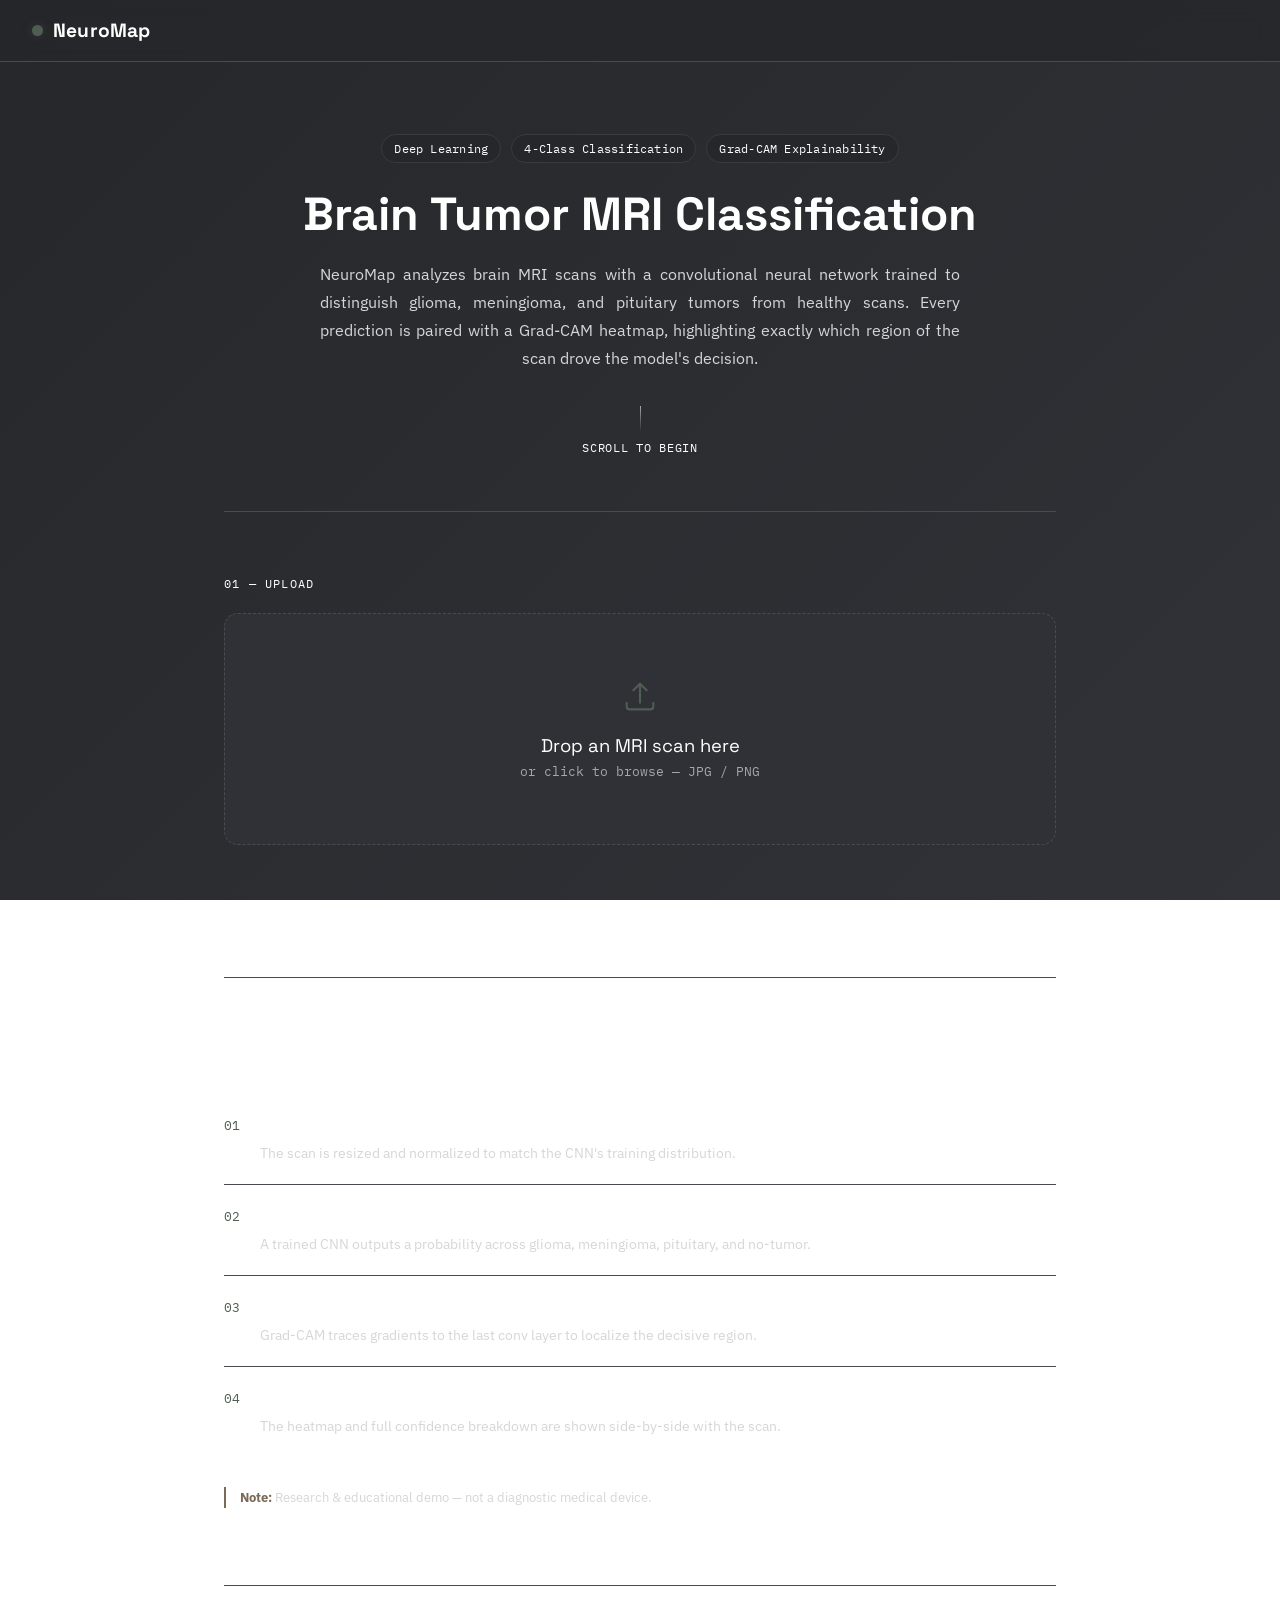
<file: templates/index.html>
<!DOCTYPE html>
<html lang="en">
<head>
<meta charset="UTF-8">
<meta name="viewport" content="width=device-width, initial-scale=1.0">
<title>NeuroMap — Brain Tumor MRI Classification</title>
<link rel="preconnect" href="https://fonts.googleapis.com">
<link href="https://fonts.googleapis.com/css2?family=Space+Grotesk:wght@500;700&family=IBM+Plex+Sans:wght@400;500&family=IBM+Plex+Mono:wght@400;500&display=swap" rel="stylesheet">
<link rel="stylesheet" href="/static/css/style.css">
</head>
<body>

<header class="topbar">
  <a href="/" class="brand">
    <span class="brand-mark"></span>
    <span class="brand-name">NeuroMap</span>
  </a>
</header>

<main class="landing">

  <section class="hero">
    <div class="hero-badges">
      <span class="badge">Deep Learning</span>
      <span class="badge">4-Class Classification</span>
      <span class="badge">Grad-CAM Explainability</span>
    </div>
    <h1>Brain Tumor MRI Classification</h1>
    <p class="hero-text">
      NeuroMap analyzes brain MRI scans with a convolutional neural network trained to
      distinguish glioma, meningioma, and pituitary tumors from healthy scans.
      Every prediction is paired with a Grad-CAM heatmap, highlighting exactly which
      region of the scan drove the model's decision.
    </p>
    <a href="#scan" class="scroll-cue" aria-hidden="true">
      <span></span> Scroll to begin
    </a>
  </section>

  <section id="scan" class="section">
    <p class="section-eyebrow">01 — Upload</p>
    <div id="dropzone" class="dropzone">
      <input type="file" id="fileInput" accept="image/*" hidden>
      <div class="dropzone-inner">
        <svg class="dz-icon" width="38" height="38" viewBox="0 0 40 40" fill="none">
          <path d="M20 26V6M20 6L13 13M20 6L27 13" stroke="currentColor" stroke-width="2.2" stroke-linecap="round" stroke-linejoin="round"/>
          <path d="M6 26V30C6 31.66 7.34 33 9 33H31C32.66 33 34 31.66 34 30V26" stroke="currentColor" stroke-width="2.2" stroke-linecap="round"/>
        </svg>
        <p class="dz-label">Drop an MRI scan here</p>
        <p class="dz-sub">or click to browse — JPG / PNG</p>
      </div>
    </div>
    <p id="statusMsg" class="status-msg"></p>
  </section>

  <section id="results" class="section results-section">
    <p class="section-eyebrow">02 — Diagnostic Output</p>

    <div class="scan-row">
      <div class="scan-panel">
        <p class="panel-tag">Uploaded scan</p>
        <div class="img-frame">
          <img id="originalImg" alt="Original MRI scan">
          <div id="scanSweep" class="scan-sweep"></div>
        </div>
      </div>

      <div class="scan-panel">
        <p class="panel-tag">Grad-CAM</p>
        <div class="img-frame">
          <img id="gradcamImg" alt="">
        </div>
      </div>
    </div>

    <div class="readout">
      <div class="readout-top">
        <div class="ring-wrap">
          <svg class="ring" viewBox="0 0 200 200">
            <circle class="ring-track" cx="100" cy="100" r="88"></circle>
            <circle id="ringFill" class="ring-fill" cx="100" cy="100" r="88"></circle>
          </svg>
          <div class="ring-center">
            <span id="ringPct">0%</span>
            <small>confidence</small>
          </div>
        </div>
        <div class="readout-primary">
          <span class="readout-label">Prediction</span>
          <span id="predictionLabel" class="readout-value">—</span>
        </div>
      </div>
    </div>

    <button id="resetBtn" class="reset-btn">Scan another image</button>
  </section>

  <section id="pipeline" class="section pipeline-section pipeline-section--spaced">
    <p class="section-eyebrow section-eyebrow--big">How it works</p>
    <div class="pipeline">
      <div class="pipeline-step">
        <span class="pipeline-index">01</span>
        <div><h3>Preprocess</h3><p>The scan is resized and normalized to match the CNN's training distribution.</p></div>
      </div>
      <div class="pipeline-step">
        <span class="pipeline-index">02</span>
        <div><h3>Classify</h3><p>A trained CNN outputs a probability across glioma, meningioma, pituitary, and no-tumor.</p></div>
      </div>
      <div class="pipeline-step">
        <span class="pipeline-index">03</span>
        <div><h3>Explain</h3><p>Grad-CAM traces gradients to the last conv layer to localize the decisive region.</p></div>
      </div>
      <div class="pipeline-step">
        <span class="pipeline-index">04</span>
        <div><h3>Report</h3><p>The heatmap and full confidence breakdown are shown side-by-side with the scan.</p></div>
      </div>
    </div>
    <p class="disclaimer"><strong>Note:</strong> Research &amp; educational demo — not a diagnostic medical device.</p>
  </section>

</main>

<script src="/static/js/app.js"></script>
</body>
</html>
</file>
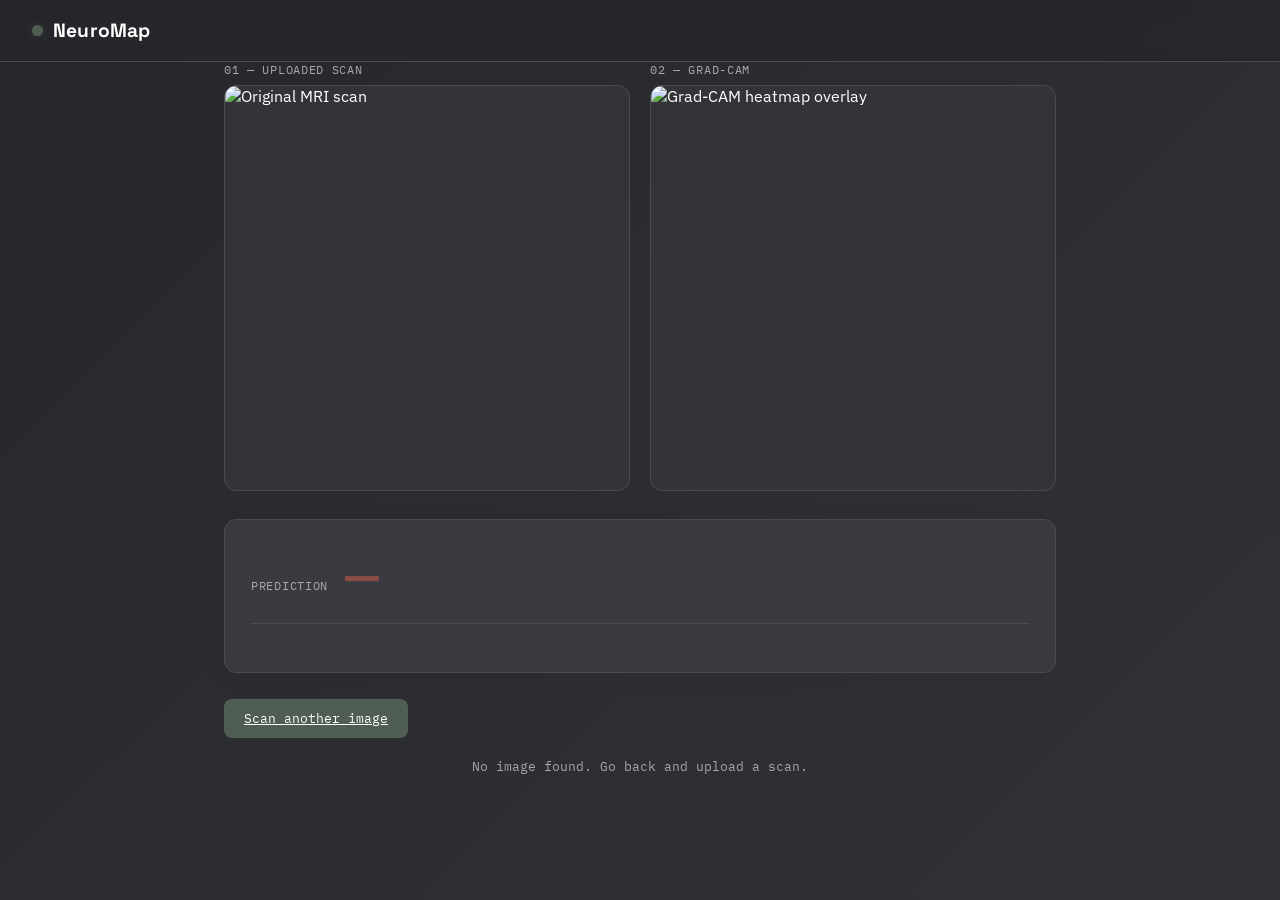
<file: templates/results.html>
<!DOCTYPE html>
<html lang="en">
<head>
<meta charset="UTF-8">
<meta name="viewport" content="width=device-width, initial-scale=1.0">
<title>NeuroMap — Scan Result</title>
<link rel="preconnect" href="https://fonts.googleapis.com">
<link href="https://fonts.googleapis.com/css2?family=Space+Grotesk:wght@500;700&family=IBM+Plex+Sans:wght@400;500&family=IBM+Plex+Mono:wght@400;500&display=swap" rel="stylesheet">
<link rel="stylesheet" href="/static/css/style.css">
</head>
<body>

<header class="topbar">
  <a href="/" class="brand">
    <span class="brand-mark"></span>
    <span class="brand-name">NeuroMap</span>
  </a>
</header>

<main>

  <section class="scan-row">
    <div class="scan-panel">
      <p class="panel-tag">01 — Uploaded Scan</p>
      <div class="img-frame">
        <img id="originalImg" alt="Original MRI scan">
      </div>
    </div>

    <div class="scan-panel">
      <p class="panel-tag">02 — Grad-CAM</p>
      <div class="img-frame">
        <img id="gradcamImg" alt="Grad-CAM heatmap overlay">
      </div>
    </div>
  </section>

  <section class="readout">
    <div class="readout-primary">
      <span class="readout-label">Prediction</span>
      <span id="predictionLabel" class="readout-value">—</span>
    </div>
    <div id="probBars" class="prob-bars"></div>
  </section>

  <a href="/" class="reset-btn">Scan another image</a>

  <p id="statusMsg" class="status-msg"></p>

</main>

<script src="/static/js/results.js"></script>
</body>
</html>
</file>
<file: static/css/style.css>
:root{
  --bg:#26272B;
  --surface:#3A3B40;
  --surface-2:#333438;
  --navbar:#26272B;
  --border:#4A4B50;
  --text:#FFFFFF;
  --text-secondary:#D6D6D8;
  --text-muted:#A6A7AC;
  --accent:#4F5D52;
  --accent-hover:#435046;
  --accent-2:#7B6A58;
  --accent-2-hover:#68594B;
  --success:#6A7A5A;
  --success-bg:#EEF2EA;
  --warning:#B17C4B;
  --warning-bg:#F6EFE7;
  --error:#8A4B45;
  --error-bg:#F8ECE9;
  --upload-bg:#303136;
  --upload-border:#4A4B50;
  --progress-track:#4A4B50;
  --progress-fill:#4F5D52;
  --badge-bg:#26272B;
  --badge-border:#3A3B40;
  --gradient:linear-gradient(135deg, #4F5D52 0%, #7B6A58 100%);
  --hero-gradient:linear-gradient(135deg, #26272B 0%, #2C2D31 50%, #313238 100%);
  --font-display:'Space Grotesk', sans-serif;
  --font-body:'IBM Plex Sans', sans-serif;
  --font-mono:'IBM Plex Mono', monospace;
}

*{box-sizing:border-box;}
html{scroll-behavior:smooth;}
body{
  margin:0;
  background:var(--hero-gradient);
  background-attachment:fixed;
  color:var(--text);
  font-family:var(--font-body);
  min-height:100vh;
}

.topbar{
  display:flex;
  align-items:center;
  justify-content:space-between;
  padding:18px 32px;
  border-bottom:1px solid var(--border);
  background:rgba(38,39,43,.85);
  backdrop-filter:blur(10px);
  position:sticky;
  top:0;
  z-index:10;
}
.brand{display:flex;align-items:center;gap:10px;text-decoration:none;color:var(--text);}
.brand-mark{
  width:11px;height:11px;border-radius:50%;
  background:var(--accent);
  box-shadow:0 0 10px rgba(79,93,82,.35);
}
.brand-name{font-family:var(--font-display);font-weight:700;font-size:1.2rem;letter-spacing:.01em;}
.topnav{display:flex;gap:26px;}
.topnav-link{
  color:var(--text-secondary);
  text-decoration:none;
  font-family:var(--font-mono);
  font-size:.8rem;
  letter-spacing:.03em;
  transition:color .15s ease;
}
.topnav-link:hover{color:var(--accent);}

main, .landing{max-width:880px;margin:0 auto;padding:0 24px 40px;}

/* Hero */
.hero{text-align:center;padding:72px 0 56px;}
.hero-badges{display:flex;justify-content:center;gap:10px;flex-wrap:wrap;margin-bottom:24px;}
.badge{
  font-family:var(--font-mono);
  font-size:.72rem;
  color:#FFFFFF;
  background:var(--badge-bg);
  border:1px solid var(--badge-border);
  padding:6px 12px;
  border-radius:20px;
  letter-spacing:.02em;
}
.hero h1{
  font-family:var(--font-display);
  font-size:clamp(2.1rem, 4.2vw, 2.9rem);
  font-weight:700;
  margin:0 0 18px;
  color:var(--text);
  line-height:1.18;
}
.hero-text{
  color:var(--text-secondary);
  font-size:1rem;
  line-height:1.75;
  max-width:640px;
  margin:0 auto 34px;
  text-align:justify;
  text-align-last:center;
}
.scroll-cue{
  display:inline-flex;
  flex-direction:column;
  align-items:center;
  gap:8px;
  color:var(--text);
  text-decoration:none;
  font-family:var(--font-mono);
  font-size:.72rem;
  letter-spacing:.06em;
  text-transform:uppercase;
}
.scroll-cue span{
  width:1px;height:26px;
  background:linear-gradient(var(--text-muted), transparent);
  animation:pulse-down 1.6s ease-in-out infinite;
}
@keyframes pulse-down{0%,100%{opacity:.3;}50%{opacity:1;}}

/* Section rhythm */
.section{
  padding:64px 0;
  border-top:1px solid var(--border);
  opacity:0;
  transform:translateY(18px);
  transition:opacity .6s ease, transform .6s ease;
}
.section.in-view{opacity:1;transform:translateY(0);}
.section-eyebrow{
  font-family:var(--font-mono);
  font-size:.75rem;
  color:#FFFFFF;
  text-transform:uppercase;
  letter-spacing:.1em;
  margin:0 0 22px;
}

/* Dropzone */
.dropzone{
  border:1.5px dashed var(--upload-border);
  border-radius:14px;
  padding:64px 24px;
  text-align:center;
  cursor:pointer;
  background:var(--upload-bg);
  transition:border-color .25s ease, box-shadow .25s ease, background .25s ease;
}
.dropzone:hover, .dropzone.dragover{
  border-color:var(--accent);
  background:var(--surface);
  box-shadow:0 0 0 1px rgba(79,93,82,.18), 0 8px 30px rgba(44,42,39,.06);
}
.dz-icon{color:var(--accent);margin-bottom:14px;}
.dz-label{font-family:var(--font-display);font-size:1.15rem;margin:0 0 6px;color:var(--text);}
.dz-sub{color:var(--text-muted);font-family:var(--font-mono);font-size:.8rem;margin:0;}

.hidden{display:none;}

/* Results (revealed after upload) */
.results-section{display:none;}
.results-section.is-visible{display:block;}

.scan-row{display:grid;grid-template-columns:1fr 1fr;gap:20px;}
@media (max-width:640px){ .scan-row{grid-template-columns:1fr;} }

.panel-tag{
  font-family:var(--font-mono);
  font-size:.72rem;
  color:var(--text-muted);
  letter-spacing:.06em;
  text-transform:uppercase;
  margin:0 0 8px;
}
.img-frame{
  position:relative;
  border:1px solid var(--border);
  border-radius:12px;
  overflow:hidden;
  background:var(--surface-2);
  aspect-ratio:1/1;
}
.img-frame img{width:100%;height:100%;object-fit:contain;display:block;}

.scan-sweep{
  position:absolute;
  left:0;right:0;top:0;
  height:2px;
  background:linear-gradient(90deg, transparent, var(--accent), transparent);
  box-shadow:0 0 14px 2px rgba(79,93,82,.3);
  opacity:0;
  pointer-events:none;
}
.scan-sweep.is-active{opacity:1;animation:sweep 1.6s ease-in-out infinite;}
@keyframes sweep{0%{top:0;}50%{top:98%;}100%{top:0;}}

/* Readout */
.readout{
  margin-top:28px;
  border:1px solid var(--border);
  border-radius:12px;
  background:var(--surface);
  padding:26px;
  box-shadow:0 4px 24px rgba(44,42,39,.05);
}
.readout-primary{
  display:flex;
  align-items:baseline;
  gap:14px;
  margin-bottom:22px;
  padding-bottom:20px;
  border-bottom:1px solid var(--border);
}
.readout-label{
  font-family:var(--font-mono);
  color:var(--text-muted);
  font-size:.75rem;
  text-transform:uppercase;
  letter-spacing:.06em;
}
.readout-value{font-family:var(--font-display);font-weight:700;font-size:2.8rem;color:var(--error);}

.readout-top{display:flex;align-items:center;gap:32px;margin-bottom:0;padding-bottom:0;border-bottom:none;flex-wrap:wrap;}
.readout-top .readout-primary{margin:0;padding:0;border:none;flex-direction:column;align-items:flex-start;gap:10px;}

.ring-wrap{position:relative;width:200px;height:200px;flex-shrink:0;}
.ring{width:100%;height:100%;transform:rotate(-90deg);}
.ring-track{fill:none;stroke:var(--progress-track);stroke-width:12;}
.ring-fill{fill:none;stroke:var(--success);stroke-width:12;stroke-linecap:round;stroke-dasharray:553;stroke-dashoffset:553;transition:stroke-dashoffset .8s cubic-bezier(.4,0,.2,1);}
.ring-center{position:absolute;inset:0;display:flex;flex-direction:column;align-items:center;justify-content:center;}
.ring-center span{font-family:var(--font-display);font-weight:700;font-size:2.3rem;color:var(--text);}
.ring-center small{font-family:var(--font-mono);font-size:.8rem;color:var(--text-muted);text-transform:uppercase;letter-spacing:.06em;}

/* Pipeline */
.pipeline-section{border-bottom:1px solid var(--border);}
.pipeline-section--spaced{margin-top:48px;padding-top:88px;}
.section-eyebrow--big{font-size:1.3rem;font-weight:700;color:var(--text);text-transform:none;letter-spacing:.01em;font-family:var(--font-display);}

.prob-row{
  display:grid;
  grid-template-columns:120px 1fr 56px;
  align-items:center;
  gap:12px;
  margin-bottom:11px;
  font-family:var(--font-mono);
  font-size:.82rem;
  color:var(--text-secondary);
}
.prob-row-top{font-weight:600;color:var(--text);}
.prob-track{
  height:7px;
  background:var(--progress-track);
  border-radius:4px;
  overflow:hidden;
}
.prob-fill{height:100%;border-radius:4px;transition:width .7s cubic-bezier(.4,0,.2,1);}
.prob-pct{text-align:right;color:var(--text-muted);}

.reset-btn{
  display:inline-block;
  margin-top:26px;
  background:var(--accent);
  border:none;
  color:#FFFFFF;
  font-weight:400;
  font-family:var(--font-mono);
  font-size:.82rem;
  padding:11px 20px;
  border-radius:8px;
  cursor:pointer;
  transition:background .2s ease, transform .2s ease;
}
.reset-btn:hover{background:var(--accent-hover); transform:translateY(-1px);}

.status-msg{
  text-align:center;
  color:var(--text-muted);
  font-family:var(--font-mono);
  font-size:.82rem;
  margin-top:20px;
}

/* Pipeline */
.pipeline-section{border-bottom:1px solid var(--border);}
.pipeline{display:flex;flex-direction:column;}
.pipeline-step{
  display:flex;gap:20px;
  padding:20px 0;
  border-top:1px solid var(--border);
}
.pipeline-step:first-child{border-top:none;padding-top:0;}
.pipeline-index{font-family:var(--font-mono);color:var(--accent);font-size:.82rem;padding-top:3px;}
.pipeline-step h3{margin:0 0 6px;font-family:var(--font-display);font-size:1.02rem;color:var(--text);}
.pipeline-step p{margin:0;color:var(--text-secondary);font-size:.9rem;line-height:1.6;}

.disclaimer{
  margin-top:30px;
  color:var(--text-secondary);
  font-size:.82rem;
  line-height:1.6;
  border-left:2px solid var(--accent-2);
  padding-left:14px;
}
.disclaimer strong{color:var(--accent-2);}
</file>
